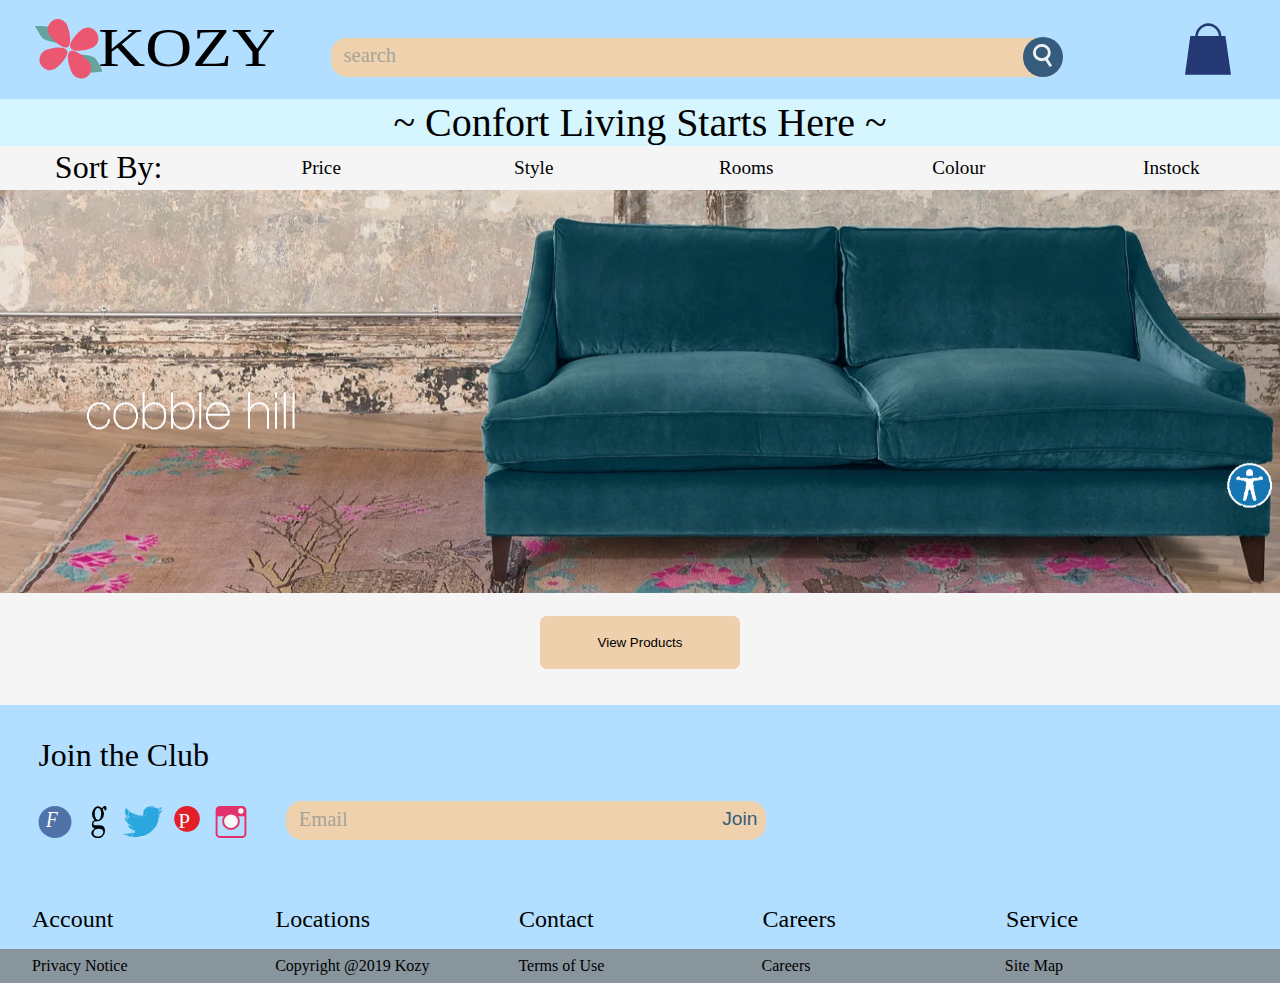
<file: sandagdorj-enkhmaa-s2/index.html>
<!doctype html>
<html lang="en">
<head>
  <meta charset="utf-8">
  <title>Kozy</title>
  <meta name="description" content="Kozy is a web store that sells costum designed furniture and home goods.">
  <meta name="author" content="enkhmaa-sandagdorj">
  <meta name="viewport" content="width=device-width, initial-scale=1.0">
  <link rel="stylesheet" href="css/reset.css">
  <link rel="stylesheet" href="css/main.css">
  <link rel="stylesheet" href="css/responsive.css">
</head>
<body>

  <header>
    <nav>
      <ul class="topbar">
        <li class="top-menu"><button class="hamburger" type="button">
            <div></div>
            <div></div>
            <div></div>
          </button>
        </li>
        <li class="mid-logo"><a href="index.html"><img src="img/kozy.svg" alt="logo" class="logo"></a></li>
        <li class="shopping-cart"><a href="#"><img src="img\shopping-bag.svg" alt="shopping-bag-icon" class="shopping-bag"></a></li>
      </ul>
    </nav>
  </header>


  <main>

    <section>
      <form class="search-bar" id="search">
        <input type="search" class="search-rounded" placeholder="search" name="query" autocomplete="off">
        <button type="submit" class="search-button"><img src="img\search.svg" alt="search-icon" class="search-icon"></button>
      </form>

      <h1>~ Confort Living Starts Here ~</h1>
      <div class="menu-main" >
        <div class="item-inline">Sort By:</div>
        <button class="item-inline" id="btnPrice"> Price </button>
        <button class="item-inline" id="btnStyle"> Style </button>
        <button class="item-inline" id="btnRooms"> Rooms </button>
        <button class="item-inline" id="btnColour"> Colour </button>
        <button class="item-inline" id="btnStock"> Instock </button>
      </div>

      <div><img src="img\ad-pic.svg" alt="ad-picture" class="ad-pic"></div>
    </section>

    <h1 id="title" class="title"></h1>
    <article class="item-list">
      <section> 
        <ul class="product-list" id="productA">
        </ul>
        <div class="load-more"><button class="view-next" id="viewProduct">View Products</button></div>

      </section> 

      <!-- <section class="loadBnt" id="bntB"> 
        <div class="load-more"><button class="view-next" id="viewMore"><a href="#">View Next 5 Items</a></button></div>
        <ul class="product-list" id="productB">
      </section>  -->
      <!-- <ul class="product-list" id="productA" >
        <li class="product-pic">
          <div class="product"><a href="product-page.html"><img src="img\grey-chair.svg" alt="grey-chair"></a></div>
          <div class="product-des"><a href="product-page.html">Cobble Hill-Retro Style Cotten Soho Chair</a></div>
          <div class="price">US $1,395</div>
        </li>

        <li class="product-pic">
          <div class="product"><a href="product-page.html"><img src="img\peach-coach.svg" alt="peach-coach"></a></div>
          <div class="product-des"><a href="product-page.html">Cobble Hill-Modern Boutique Sofa</a></div>
          <div class="price">US $2,865</div>
        </li>

        <li class="product-pic">
          <div class="product"><a href="product-page.html"><img src="img\voilet-coach.svg" alt="violet-coach"></a></div>
          <div class="product-des"><a href="product-page.html">Cobble Hill-Tradional Soho Loveseat</a></div>
          <div class="price">US $1,995-$2,554</div>
        </li>

        <li class="product-pic">
          <div class="product"><a href="product-page.html"><img src="img\peach-coach.svg" alt="peach-coach"></a></div>
          <div class="product-des"><a href="product-page.html">Cobble Hill-Modern Boutique Sofa</a></div>
          <div class="price">US $2,865</div>
        </li>

          <li class="product-pic">
            <div class="product"><a href="product-page.html"><img src="img\grey-chair.svg" alt="grey-chair"></a></div>
            <div class="product-des"><a href="product-page.html">Cobble Hill-Retro Style Cotten Soho Chair</a></div>
            <div class="price">US $1,395</div>
          </li>

          <li class="product-pic">
            <div class="product"><a href="product-page.html"><img src="img\peach-coach.svg" alt="peach-coach"></a></div>
            <div class="product-des"><a href="product-page.html">Cobble Hill-Modern Boutique Sofa</a></div>
            <div class="price">US $2,865</div>
          </li>
      </ul> -->


    </article>
  </main>

  <footer>
    <h2>Join the Club</h2>

      <section class="club">

      <form class="email">
        <input class="email-input" type="text" placeholder="Email">
        <button class="join-button" type="button">Join</button>
      </form>

      <ul class="social-media-menu">
        <li class="inline"><a href="#"><img src="img\facebook.svg" alt="facebook-logo" class="icon"></a></li>
        <li class="inline"><a href="#"><img src="img\gmail.svg" alt="gmail-logo" class="icon"></a></li>
        <li class="inline"><a href="#"><img src="img\twitter.svg" alt="twitter-logo" class="icon"></a></li>
        <li class="inline"><a href="#"><img src="img\pinterest.svg" alt="pinterest-logo" class="icon"></a></li>
        <li class="inline"><a href="#"><img src="img\insta.svg" alt="instagram-logo" class="icon"></a></li>
      </ul>
    </section>

      <ul class="footer-menu">
        <li class="inline"><a href="#">Account</a></li>
        <li class="inline"><a href="#">Locations</a></li>
        <li class="inline"><a href="#">Contact</a></li>
        <li class="inline-addon"><a href="#">Careers</a></li>
        <li class="inline-addon"><a href="#">Service</a></li>
      </ul>

      <ul class="bottom-bar">
        <li class="inline"><a href="#">Privacy Notice</a></li>
        <li class="inline"><a href="#">Copyright @2019 Kozy</a></li>
        <li class="inline-none"><a href="#">Terms of Use</a></li>
        <li class="inline-none"><a href="#">Careers</a></li>
        <li class="inline-none"><a href="#">Site Map</a></li>
      </ul>
    </footer>


    <!-- <script src="https://code.jquery.com/jquery-3.3.1.min.js"></script> -->
    <script src="js/main.js"></script>
  </body>
  </html>
</file>
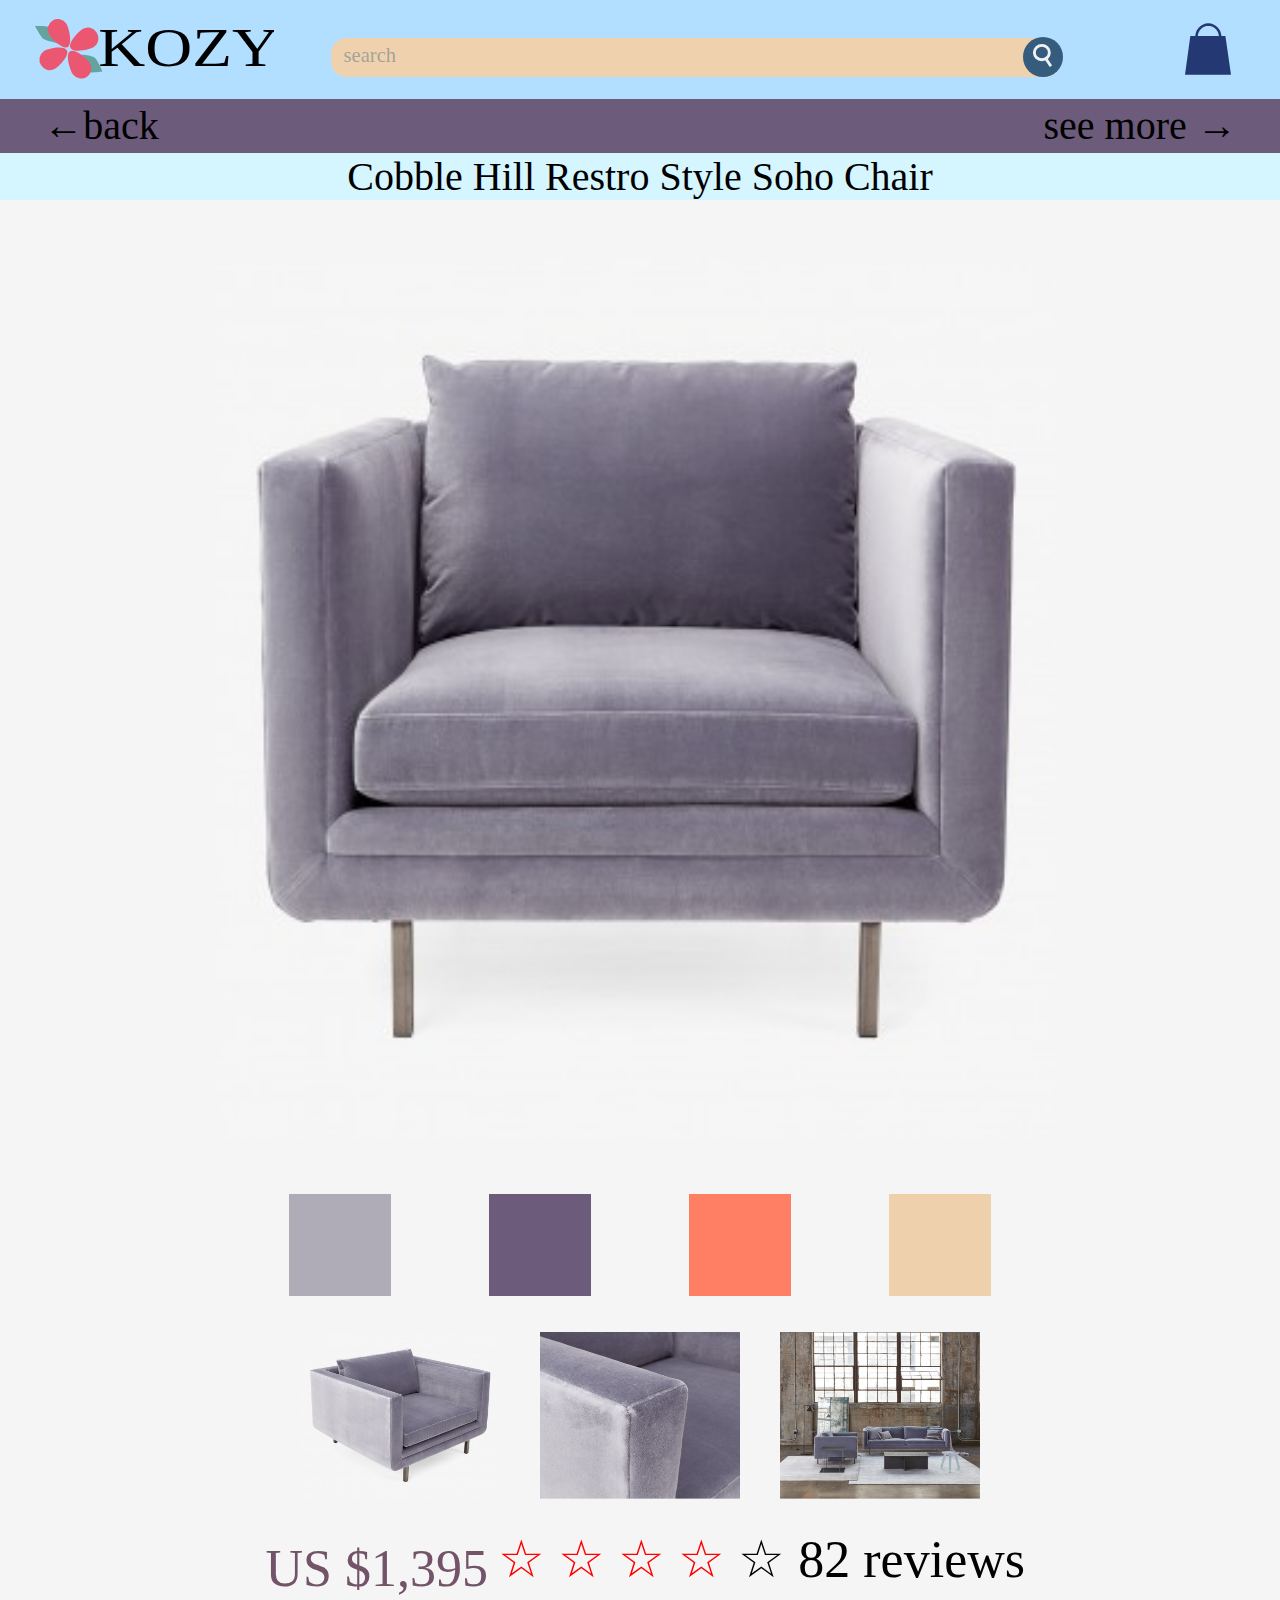
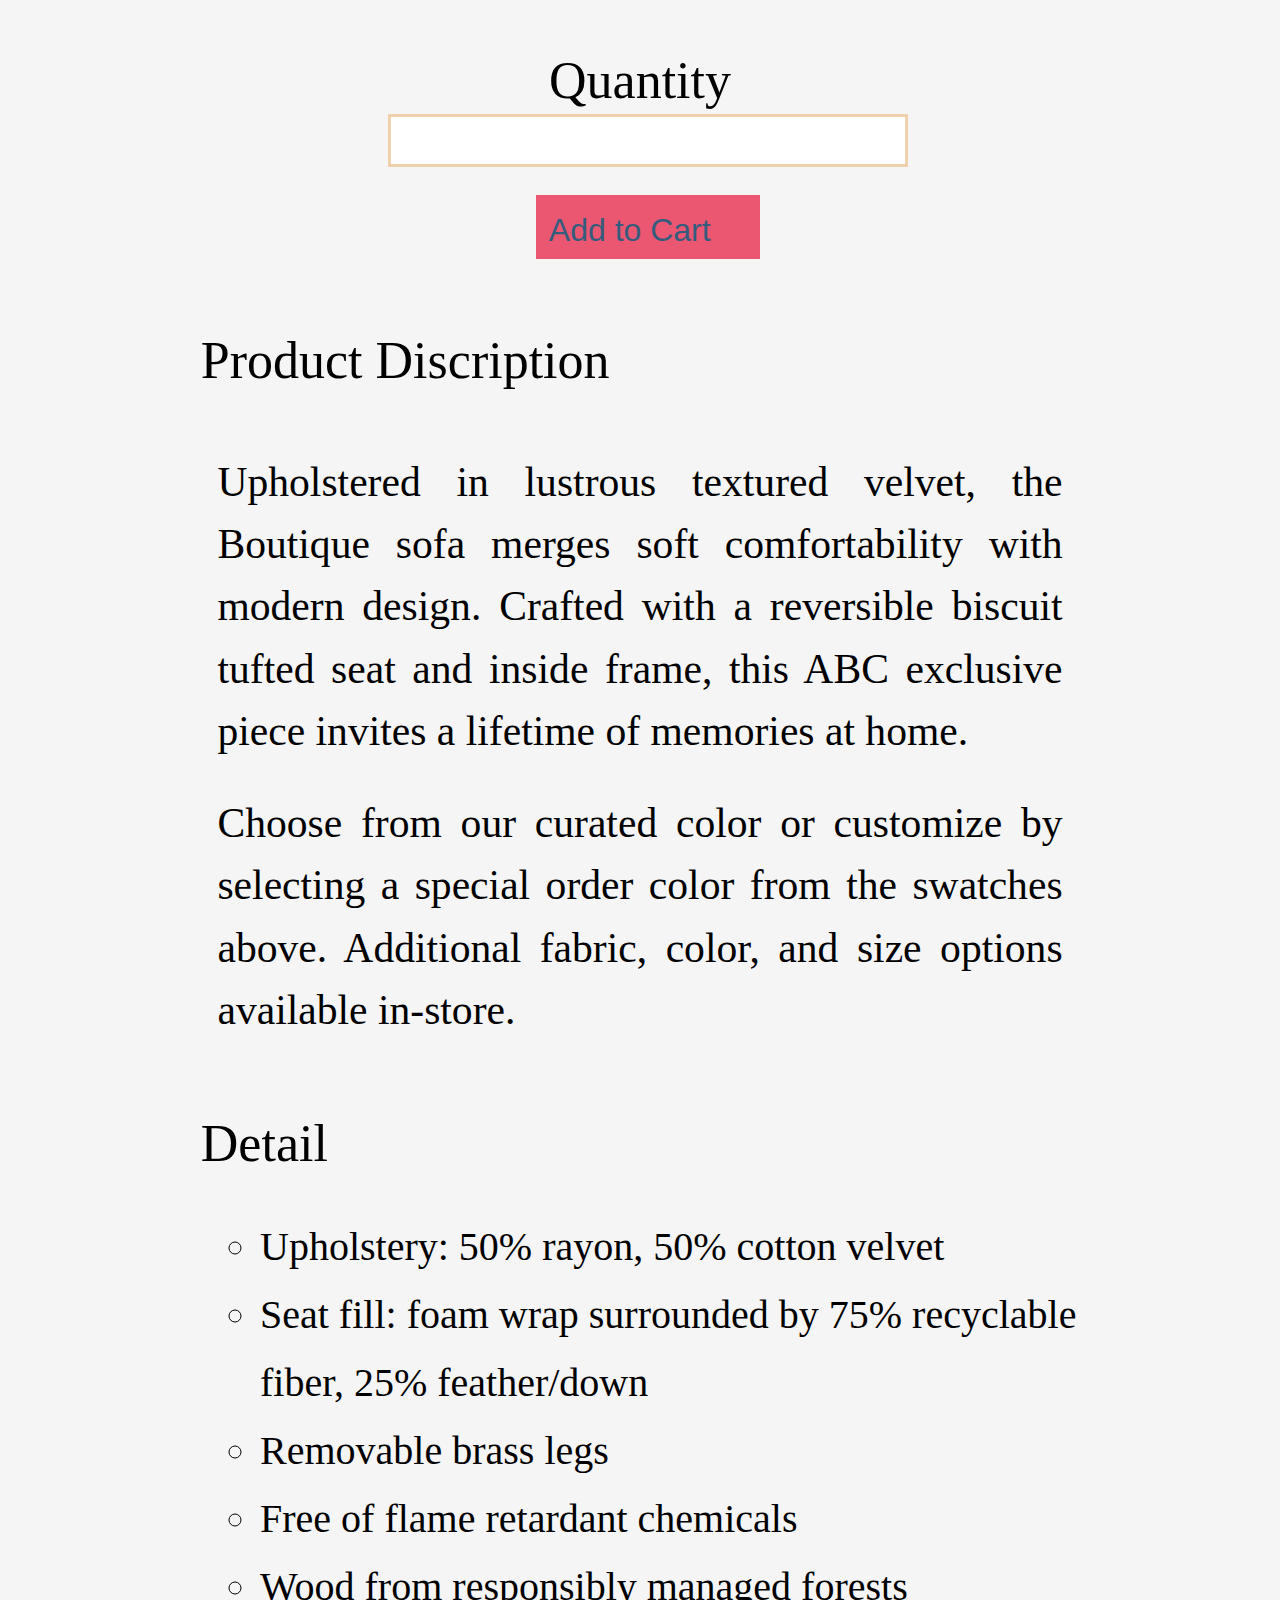
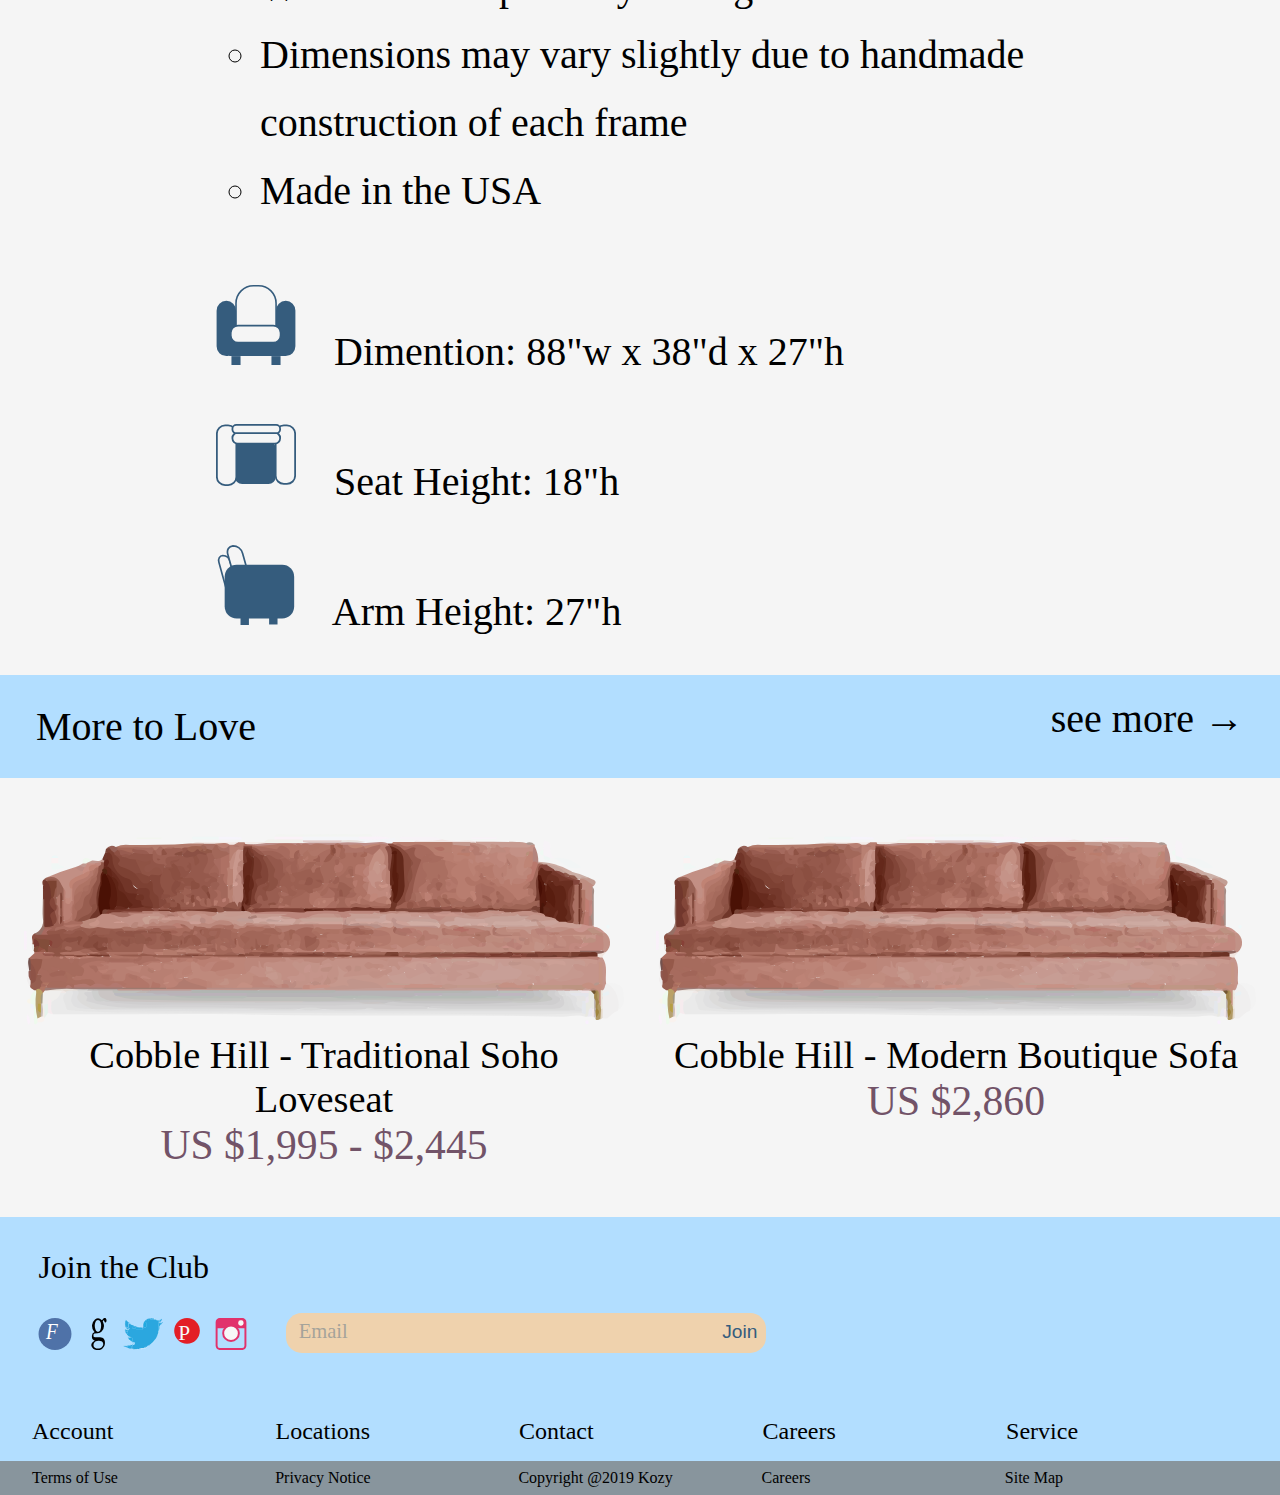
<file: sandagdorj-enkhmaa-s2/product-page.html>
<!doctype html>
<html lang="en">
<head>
  <meta charset="utf-8">
  <title>Kozy</title>
  <meta name="description" content="Kozy is a web store that sells costum designed furniture and home goods.">
  <meta name="author" content="Enkhmaa Sandagdorj">
  <meta name="viewport" content="width=device-width, initial-scale=1">
  <link rel="stylesheet" href="css/reset.css">
  <link rel="stylesheet" href="css/main.css">
  <link rel="stylesheet" href="css/responsive.css">
</head>
<body>

  <header>
    <nav>
      <ul class="topbar">
        <li class="top-menu"><button class="hamburger" type="button">
            <div></div>
            <div></div>
            <div></div>
          </button>
        </li>
        <li class="mid-logo"><a href="index.html"><img src="img/kozy.svg" alt="logo" class="logo"></a></li>
        <li class="shopping-cart"><a href="#"><img src="img\shopping-bag.svg" alt="shopping-bag-icon" class="shopping-bag"></a></li>
      </ul>
    </nav>
  </header>

<main>
    <section>
      <form class="search-bar">
        <input type="text" class="search-rounded" placeholder="search">
        <button type="submit" class="search-button"><img src="img\search.svg" alt="search-icon" class="search-icon"></button>
      </form>

    <ul class="back-buttons">
      <li class="back-left"><a href="index.html">&larr;back</a></li>
      <li class="back-right"><a href="index.html">see more &rarr;</a></li>
    </ul>
  </section>

    <h1>Cobble Hill Restro Style Soho Chair<h1>

  <section class="forcolour">

    <section class="main-item">

      <ul>
        <li class="item">
          <div class="grey-pic"><a class="item-pic" href="product-page.html"><img src="img\grey-chair.svg" alt="grey-chair" class="product"></a></div>
          <div class="colour-box">
            <div class="box-grey"></div>
            <div class="box-voilet"></div>
            <div class="box-orange"></div>
            <div class="box-yellow"></div>
          </div>
        </li>
        <li class="extra-pic">
          <div class="small-pic"><a href="#"><img src="img\small-grey-chair.svg" alt="small-grey-chair"></a></div>
          <div class="small-pic"><a href="#"><img src="img\small-grey-side.svg" alt="grey-chair-side"></a></div>
          <div class="small-pic"><a href="#"><img src="img\demo-grey-chair.svg" alt="grey-chair-demo"></a></div>
        </li>
      </ul>

      <article class="caption">
      <h4>US $1,395</h4>

      <div class="rating">
        <span class="star-checked">&#9734;</span>
        <span class="star-checked">&#9734;</span>
        <span class="star-checked">&#9734;</span>
        <span class="star-checked">&#9734;</span>
        <span class="star-unchecked">&#9734;</span>
        <div class="review">82 reviews</div>
      </div>
    </article>

      <h5>Quantity</h5>
        <div class="quantity">
          <input class="quantity-box" type="quantity" name="quantitiy">
        </div>

        <div class="cart-button">
          <button class="add-to-cart" type="button">Add to Cart</button>
        </div>

      <article>
        <h5>Product Discription<h5>
        <p>Upholstered in lustrous textured velvet, the Boutique sofa merges soft comfortability with modern design. Crafted with a reversible biscuit tufted seat and inside frame, this ABC exclusive piece invites a lifetime of memories at home.</p>
        <p>Choose from our curated color or customize by selecting a special order color from the swatches above. Additional fabric, color, and size options available in-store.</p>
      </article>

      <article>
        <h5>Detail</h5>

        <ul class="detail">
          <li>Upholstery: 50% rayon, 50% cotton velvet</li>
          <li>Seat fill: foam wrap surrounded by 75% recyclable fiber, 25% feather/down</li>
          <li>Removable brass legs</li>
          <li>Free of flame retardant chemicals</li>
          <li>Wood from responsibly managed forests</li>
          <li>Dimensions may vary slightly due to handmade construction of each frame</li>
          <li>Made in the USA</li>
        </ul>

        <ul class="dimentions">
          <li class="dimentions-desc"><img src="img\overall-dim.svg" alt="overall-dimentions-icon" class="dimentions-icon"> Dimention: 88"w x 38"d x 27"h</li>
          <li class="dimentions-desc"><img src="img\seat-height.svg" alt="seat-height-Discription" class="dimentions-icon"> Seat Height: 18"h</li>
          <li class="dimentions-desc"><img src="img\arm-height.svg" alt="arm-height-icon" class="dimentions-icon"> Arm Height: 27"h</li>
        </ul>
      </article>
    </section>

    </section>
      <section >
        <article class="more-to-love">
          <h6>More to Love</h6>
          <div class="back-right"><a href="index.html">see more &rarr;</a></div>
        </article>

        <ul class="more-product">
          <li class="small">
            <div><a href="#"><img src="img\small-peach.svg" alt="small-peach-sofa" class="small-bottom"></a></div>
            <div class="small-first"><a href="#">Cobble Hill - Traditional  Soho Loveseat </a></div>
            <div class="price">US $1,995 - $2,445</div>
          </li>
          <li class="small">
            <div><a href="#"><img src="img\small-peach.svg" alt="small-peach-sofa" class="small-bottom"></a></div>
            <div class="small-second"><a href="#">Cobble Hill - Modern Boutique Sofa</a></div>
            <div class="price">US $2,860</div>
          </li>
        </ul>
      </section>
</main>

<footer>
  <h2>Join the Club</h2>

    <section class="club">

    <form class="email">
      <input class="email-input" type="text" placeholder="Email">
      <button class="join-button" type="button">Join</button>
    </form>

    <ul class="social-media-menu">
      <li class="inline"><a href="#"><img src="img\facebook.svg" alt="facebook-logo" class="icon"></a></li>
      <li class="inline"><a href="#"><img src="img\gmail.svg" alt="gmail-logo" class="icon"></a></li>
      <li class="inline"><a href="#"><img src="img\twitter.svg" alt="twitter-logo" class="icon"></a></li>
      <li class="inline"><a href="#"><img src="img\pinterest.svg" alt="pinterest-logo" class="icon"></a></li>
      <li class="inline"><a href="#"><img src="img\insta.svg" alt="instagram-logo" class="icon"></a></li>
    </ul>
    </section>

    <ul class="footer-menu">
      <li class="inline"><a href="#">Account</a></li>
      <li class="inline"><a href="#">Locations</a></li>
      <li class="inline"><a href="#">Contact</a></li>
      <li class="inline-addon"><a href="#">Careers</a></li>
      <li class="inline-addon"><a href="#">Service</a></li>
    </ul>

    <ul class="bottom-bar">
      <li class="inline-none"><a href="#">Terms of Use</a></li>
      <li class="inline"><a href="#">Privacy Notice</a></li>
      <li class="inline"><a href="#">Copyright @2019 Kozy</a></li>
      <li class="inline-none"><a href="#">Careers</a></li>
      <li class="inline-none"><a href="#">Site Map</a></li>
    </ul>
  </footer>


  <!-- <script src="https://code.jquery.com/jquery-3.3.1.min.js"></script> -->
  <script src="js/main.js"></script>
</body>
</html>
</file>
<file: sandagdorj-enkhmaa-s2/css/main.css>
body {
  background-color: #F5F5F5;
}

h1 {
  background-color: #B1DDFF;
  color: black;
  text-align: center;
  font-family: "Monotype Corsiva", "Times New Roman", Times, serif;
  font-size: 1.2em;
}

.title { 
  background-color: #F5F5F5;
  color: black;
  text-align: center;
  font-family: "Monotype Corsiva", "Times New Roman", Times, serif;
  font-size: 1.2em;
}

h2 {
  margin: 1em 0 auto 0;
  padding: 1em 0.2em 0.2em;
  font-size: 1em;
}

footer {
  background-color: #B2DEFF;
}

section {
  background-color: #F5F5F5;
}

h4 {
  font-family: "mongolian baiti", "Times New Roman", Times, serif;
  font-size: 1em;
  text-align: left;
  color: #725368;
  padding: 1em 0 0 0.4em;
}

h5 {
  font-family: "mongolian baiti", "Times New Roman", Times, serif;
  font-size: 1em;
  text-align: left;
  padding: 1em 0.4em 0 0.4em;
}

p {
  font-family: "mongolian baiti", "Times New Roman", Times, serif;
  font-size: 0.8em;
  text-align: justify;
  padding: 0.2em 0.4em 0.5em 0.4em;
  line-height: 1.5;
}

h6 {
  font-family: "mongolian baiti", "Times New Roman", Times, serif;
  font-size: 1em;
  padding: 0.2em;
  display: inline;
  text-align: left;
}

.expand-icon {
  display: none;
}
.topbar {
  background-color: #B2DEFF;
  display: grid;
  grid-template-columns: 2em auto 2em;
  padding: 0.2em;
}

.top-menu {
  width: 2em;
  height: 2em;
  padding: none;
}

.hamburger {
  font-size: 1.5em;
  width: 1.4em;
  height: 1em;
  background-color: inherit;
  border: none;
  padding: 0.1em;
}

.hamburger > div {
  background-color: black;
  height: 0.12em;
  margin: 0.2em 0;
  border-radius: 1em;
}

.mid-logo {
  text-align: center;
  padding: 0.2em;
}

.logo {
  width: auto;
  height: 2em;
}

.shopping-cart {
  width: 2em;
  height: 2em;
  text-align: center;
}

.shopping-bag {
  height: 2em;
  width: 1.5em;
  padding: 0 0.05em 0;
}

.search-bar {
  display: grid;
  grid-template-columns: auto 1.5em;
  background-color: #D5F5FF;
  height: 2em;
  padding: 0.1em;
}

.search-rounded {
  width: 100%;
  height: 1.6em;
  border-radius: 1em;
  background-color: #EFD2AD;
  grid-column: 1/3;
  border: none;
  margin: auto;
  position: relative;
}

::placeholder {
  color: #355C7D;
  font-size: 1em;
  font-family: "mongolian baiti", "Times New Roman", Times, serif;
  padding: 0.5em;
  opacity: 0.4;
}

.search-button {
  width: 1.8em;
  height: 1.9em;
  border: none;
  border-radius: 2em;
  background-color: #355C7D;
  position: absolute;
  top: 51.3px;
  right: 0;
}

.search-icon {
  width: 1.7em;
  height: 1.7em;
}

.menu-main {
  display: grid;
  grid-template-columns: 1fr 1fr 1fr 1fr;
  grid-gap: 0.1em;
  padding: 0.2em;
  text-align: center;
  overflow: hidden;
}

.item-inline {
  font-family: "Mongolian Baiti", "Times New Roman", Times, serif;
  background-color: #F5F5F5;
  font-size: 1.2em;
  text-decoration: none;
}

button.item-inline{ 
  background-color: none;
  border: none;
  font-family: "Monotype Corsiva", "Times New Roman", Times, serif;
  font-size: 1.2em;


}

.inline-addon {
  display: none;
}

.inline-addon a{
  color: black;
  text-decoration: none;
  font-size: 1.3em;
  font-family: "mongolian baiti","Times New Roman", Times, serif;
}

.menu-main .item-inline a {
  color: black;
  text-decoration: none;
}

.ad-pic {
  width: 100%;
 }


 .not-available {
  color: red; 
  text-decoration: #EB5771 underline; 
}

.no-price {
  text-decoration: line-through;
  font-family: "crimson text", "Times New Roman", Times, serif;
  font-size: 1.2em;
  text-align: center;
  color: #725368;
}

.product-pic {
    background-color: #F5F5F5;
    padding: 1em;
}

.product-des a{
  padding-top: 0.5em;
  display: block;
  font-family: "Monotype Corsiva", "Times New Roman", Times, serif;
  font-size: 1.2em;
  text-decoration: none;
  text-align: center;
  color:#725368;

}
.product {
  height: 70vw;
  overflow: hidden;
  margin: auto;
  padding: 0.2em;
  object-fit: fill;
}

.product-list {
    padding: 0 1em;
    display: grid;
    grid-gap: 1em;
}

.product-pic {
    background-color: #F5F5F5;
    padding: 1em;
}


.price {
  font-family: "crimson text", "Times New Roman", Times, serif;
  font-size: 1.2em;
  text-align: center;
  color: #725368;
}

.load-more {
  margin: 1em auto;
  padding: 0.2em;
  width: 100%;
  text-align: center;
}

.view-next {
  height: 1.8em;
  background-color: #EED1AC;
  border: none;
  border-radius: 0.5em;
}

.view-next a{
  font-family: "crimson text", "Times New Roman", Times, serif;
  font-size: 1.2em;
  text-decoration: none;
  color: black;
}

.loadBnt {
  visibility: hidden;
}

.email {
  display: grid;
  grid-template-columns: auto 1.5em;
}

.email-input {
  width: 100%;
  height: 1.6em;
  border-radius: 1em;
  background-color: #EFD2AD;
  grid-column: 1/3;
  border: none;
  margin: auto;
  position: relative;
}

.join-button {
  border: none;
  background-color: #EFD2AD;;
  color:  #355C7D;
  padding: 0.3em;
  position: absolute;
  right: 0;
  border-radius: 1em;
  font-size: 0.8;
}

.club {
  background: #B2DEFF;
}

.social-media-menu {
  padding: 0.4em 0.2em;
}

.inline {
  display: inline-block;
  text-align: left;
}

.footer-menu .inline-addon {
    display: none;
    text-align: left;
}

.icon {
  width: 1.1em;
  height: 1.2em;
}

.inline-none {
  display: none;
}

.inline-none a{
    color: black;
    text-decoration: none;
    font-size: 1.3em;
    font-family: "mongolian baiti","Times New Roman", Times, serif;
}

.bottom-bar .inline a {
  color: black;
  text-decoration: none;
  font-size: 1em;
  font-family: "mongolian baiti","Times New Roman", Times, serif;
}

.footer-menu .inline a {
  color: black;
  text-decoration: none;
  font-size: 1em;
  font-family: "mongolian baiti","Times New Roman", Times, serif;
}

.footer-menu {
  padding: 3em 0.2em 0.2em;
  display: grid;
  grid-template-columns: 1fr 1fr 1fr;
  justify-items: center;
  grid-gap: 0.1em;
}

.footer-menu .inline-addon a{
  color: black;
  text-decoration: none;
  font-size: 1em;
}


.bottom-bar {
  padding: 0.2em;
  display: grid;
  grid-template-columns: 1fr  1fr;
  background-color: #88959D;
  justify-items: center;
}

.bottom-bar a {
  font-size: 0.8em;
}

/* main stlying for product page starts here */

.back-buttons {
  background-color: #B2DEFF;
  display: grid;
  grid-template-columns: 1fr 1fr;
  padding: 0.2em;
}

.back-buttons a{
  color: black;
  text-decoration: none;
  font-size: 1em;
  font-family: "mongolian baiti", "Times New Roman", Times, serif;
}

.back-left {
  display:inline-block;
  text-align: left;
}

.back-right {
  display: inline-block;
  text-align: right;
  color: black;
}

.item {
  padding:0.2em;
  display: grid;
  grid-template-columns: 1fr 5em;
}

.colour-box {
  display: grid;
  grid-template-rows: 1fr 1fr 1fr 1fr;
  margin: 1em auto 0.5em auto;
}


.box-grey {
  background-color: #AFABB7;
  height: 10vw;
  width: 10vw;
}

.box-voilet {
  background-color: #6C5B7B;
  height: 10vw;
  width: 10vw;
}

.box-orange {
  background-color: #FF7F65;
  height: 10vw;
  width: 10vw;
}

.box-yellow {
  background-color: #EED1AC;
  height: 10vw;
  width: 10vw;
}

.extra-pic {
  display: grid;
  grid-template-columns: 1fr 1fr 1fr;
  justify-items:center;
  width: 100%;
  padding: 0.2em 0 0.2em 0;
}

.small-pic{
  height: 22.5vw;
  width: 27vw;
}


.rating {
  text-align: left;
  padding: 0.2em 0 0 0.4em;
}

.star-checked {
  color: red;
  display: inline;
}

.review {
  display:inline;
}

.quantity {
  text-align: left;
  margin: auto;
  padding: 0.1em 0 0.5em 0.4em;
}

.quantity-box {
  border: 0.1em solid #EFD2AD;
  height: 1.35em;
  display: block;
  text-align: left;
}

.cart-button {
  text-align: left;
  margin: auto;
  padding: 0.5em;
  display: block;
  padding: 0.2em 0 0.5em 0.4em;
}

.add-to-cart {
  width: 7em;
  height: 2em;
  border: 1px  #EB5771;
  background-color:  #EB5771;
  text-align: left;
  color: #355C7D;
  font-size: 0.8em;
  padding: 0.2em 0 0 0.4em;
}

.detail {
  font-family: "mongolian baiti", "Times New Roman", Times, serif;
  font-size: 0.8em;
  padding: 0.2em;
  text-align: left;
  padding: 1em 0 0 2em;
  line-height: 1.5;
  list-style: circle;
  margin: auto;
}

.dimentions {
  text-align: left;
  padding: 1em 0.4em 0.5em 0.4em;
}

.dimentions-desc {
  font-family: "mongolian baiti", "Times New Roman", Times, serif;
  font-size: 0.8em;
  padding: 0.5em;
}

.dimentions-icon {
  width: 2em;
  height: 2em;
  margin-right: 0.7em;
}

.more-to-love {
  background-color: #B2DEFF;
  display: grid;
  grid-template-columns: 1fr 1fr;
  padding: 0.2em;
}

.more-product {
  background: #F5F5F5;
  padding: 1em 0.2em 0;
}

.small {
  font-family: "mongolian baiti", "Times New Roman", Times, serif;
  font-size: 0.8em;
  object-position: center;
  padding: 0.5em;
}

.back-right a{
  color: black;
  text-decoration: none;
  text-align: right;
  padding: 1em 0.2em 0;
}

.more-product {
  display: grid;
  grid-template-columns: 1fr 1fr;
}

.Small-bottom {
  position: relative;
  width: 100%;
  height: auto;
}

.small-first a{
  font-family: "mongolian baiti", "Times New Roman", Times, serif;
  font-size: 1.2em;
  text-align: center;
  text-decoration: none;
  color: black;
  top: 1em;
}

.small-second a{
  font-family: "mongolian baiti", "Times New Roman", Times, serif;
  font-size: 1.2em;
  text-align: center;
  text-decoration: none;
  color: black;
}
</file>
<file: sandagdorj-enkhmaa-s2/css/responsive.css>
@media screen and (min-width: 600px) {

  h1 {
    font-size: 1.7em;
  }
  
  h2 {
    font-size: 1.3em;
    padding: 0.3em;
  }
  
  ::placeholder {
    font-size: 1.3em;
  }
  
  .product-list {
    display: grid;
    grid-template-columns: 1fr 1fr;
  }
  
  .product {
    height: 40vw;
  }
  
  .menu-main {
    display: grid;
    grid-template-columns: 1fr 1fr 1fr 1fr 1fr 1fr;
    grid-gap: 0.1em;
    padding: 0.2em;
    text-align: center;
  }
  
  .item-inline {
    font-size: 1.3em;
  }
  
  .inline-addon {
    display: grid;
  }
  
  .footer-menu .inline a{
    font-size: 1.3em;
  }
  
  .social-media-menu {
    padding: 0.3em;
  }
  
  .footer-menu {
    grid-template-columns: 1fr 1fr 1fr 1fr 1fr;
  }
  
  .footer-menu .inline-addon {
    display: grid;
  }
  
  .footer-menu .inline-addon a{
    font-size: 1.3em;
  }
  
  .view-next {
    height: 2.5em;
  }
  
  .view-next a{
    font-size: 1.4em;
  }
  
  .expand-icon {
    height: 0.3em
  }
  
  .product-des {
    font-size: 2em;
    color: #725368;
  }
  
  
  .price {
    font-size: 1.2em;
  }
  
  /* responsive for the product page */
  
  .item {
    padding:0.2em;
    display: grid;
    grid-template-columns: none;
    grid-template-rows: 1fr, 5em;
    width: 100%;
  }
  
  .grey-pic .product {
    height: 70vw;
    padding: 0.1em 0 0 0;
  }
  
  .colour-box {
    display: grid;
    grid-template-columns: 5em 5em 5em 5em;
    grid-template-rows: none;
    justify-items: center;
    }
  
  .box-grey {
    background-color: #AFABB7;
    height: 8vw;
    width: 8vw;
  }
  
  .box-voilet {
    background-color: #6C5B7B;
    height: 8vw;
    width: 8vw;
  }
  
  .box-orange {
    background-color: #FF7F65;
    height: 8vw;
    width: 8vw;
  }
  
  .box-yellow {
    background-color: #EED1AC;
    height: 8vw;
    width: 8vw;
  }
  
  
  h4 {
    font-size: 1.3em;
    text-align: left;
    padding: 0.4em 0 0 0.4em;
  }
  
  .rating {
    text-align: left;
    font-size: 1.3em;
    padding: 0.2em;
  }
  
  
  .back-buttons a{
    font-size: 1.4em;
  }
  
  h5 {
    font-size: 1.3em;
  }
  .detail {
    font-size: 1em;
    line-height: 1.7;
  }
  
  .join-button {
    font-size: 0.9em;
  }
  
  .dimentions-desc {
    font-size: 1em;
  }
  }
  
  @media screen and (min-width: 1000px) {
  
body {
  justify-content: center;
  margin: auto;
}

  .topbar {
    display: grid;
    grid-template-columns: auto 4em;
    padding: 1em 2em 0 2em;
  }
  
  .top-menu {
    display: none;
  }
  
  .mid-logo {
    text-align: left;
  }
  
  .logo {
    width: auto;
    height: 4em;
  }
  
  .shopping-cart {
    text-align: right;
    height: 5em;
    width: 3em;
  }
  
  .shopping-bag {
    width: auto;
    height: 4.1em;
    padding: none;
  }
  
  .search-bar {
    display: grid;
    grid-template-columns: 1fr 1fr 1fr 1fr 1fr 1fr 1fr;
    height: 0;
    padding: none;
    background-color: #B2DEFF;
  }
  
  .search-rounded {
    grid-column: 2/6;
    justify-content: right;
    bottom: 3.8em;
    height: 2.5em;
    left: 9.3em;
    width:100%;
  }
  
  .search-button {
    width: 3em;
    height: 3em;
    background-color: none;
    position: relative;
    top: -60.3px;
    right: -109px;
  }
  
  h1 {
    background-color: #D5F5FF;
    font-size: 2.5em;
  }
  
  .forcolour {
    background-color: #F5F5F5;;
  }
  .product-list {
    display: grid;
    grid-template-columns: 1fr 1fr 1fr;
    grid-gap: 0.1em;
    padding: none;
  }
  
  .product {
    height: 27vw;
    overflow: hidden;
  }
  
  .product-des {
    font-size: 2em;
    color: #725368;
  }
  
  .price {
    font-size: 1.4em;
  }
  .expand-icon {
    display: none;
  }
  
  .item-inline {
    font-size: 2em;
  }
  
  .menu-main .inline-addon a{
    font-size: 2em;
  }
  
  .footer-menu {
      padding: 4em 2em 1em 2em;
      justify-items: left;
  }
  
  .footer-menu .inline a{
    font-size: 1.5em;
  }
  
  .footer-menu .inline-addon a{
    font-size: 1.5em;
  }
  
  .view-next {
    height: 4em;
    width: 15em;
  }
  
  .view-next a{
    font-size: 1.7em;
  }
  
  h2 {
    font-size: 2em;
    margin:  1em 2em 0 1em;
  }
  
  .club {
    display: grid;
    grid-template-columns: auto 30em 1fr;
    grid-gap: 2em;
    padding: 1em 2em 0 2em;
  }
  
  .social-media-menu {
    grid-column-start: 1;
    grid-row-start: 1;
    grid-gap: 2em;
    padding: 1em 2em 0 2em;
  }
  
  .inline a{
    font-size: 1em;
  }
  
  .email-input {
    width: 100%;
    height: 2.5em;
    margin: auto;
    position: relative;
    top: 0.7em;
  }
  
  .join-button {
    background-color: none;
    padding: none;
    position: relative;
    top:-27px;
    left: 430px;
    width: 1em;
    height: 0.5em;
    font-size: 1.2em;
    border-radius: 5em;
  }
  
  .bottom-bar {
    display: grid;
    grid-template-columns: 1fr 1fr 1fr 1fr 1fr;
    justify-items: left;
    padding: 0.5em 2em 0.5em 2em;
  }
  
  .inline-none {
    display: grid;
  }
  
  .inline-none a{
    font-size: 1em;
  }
  
  .icon {
    width: 2.5em;
    height: 2em;
  }
  
  
  /* responsive for the product page */
  
  
  .back-buttons {
    background-color: #6C5B7B;
    width: 100%;
    margin: 0;
  }
  
  .back-buttons a{
    font-size: 2.5em;
    padding: 1em 1em 0;
  }
  
  .main-item {
    max-width: 1000px;
    justify-items: center;
    margin: auto;
    padding: 1em 1em 0;
  }
  
  .extra-pic {
    display: grid;
    grid-template-columns: 5em 5em 5em;
    grid-template-rows: none;
    justify-content: center;
    grid-gap: 1em;
    margin: auto;
  }
  
  .small-pic{
    width: 100%;
    height: 100%;
  }
  
  .caption {
    display: grid;
    grid-template-columns:auto auto auto;
  }
  
  .rating {
    text-align: left;
    font-size: 1.3em;
    padding: 0.2em;
  }
  
  .review {
    text-transform: none;
  }
  
  h5 {
    text-transform: none;
  }
  
  .detail {
    text-transform: none;
  }
  
  .dimentions-desc {
    text-transform: none;
  }
  .more-to-love {
    text-transform: none;
    padding: 0.5em 0.7em;
  }
  
  .more-product div{
    text-transform: none;
  }
  
  .small .price {
    text-transform: none;
    font-size: 1.3em;
  }
  
  h2 {
    padding: 1em 0.2em 0;
  }
  
  .social-media-menu {
    padding: 1em 0.2em 0;
  }
  }
</file>
